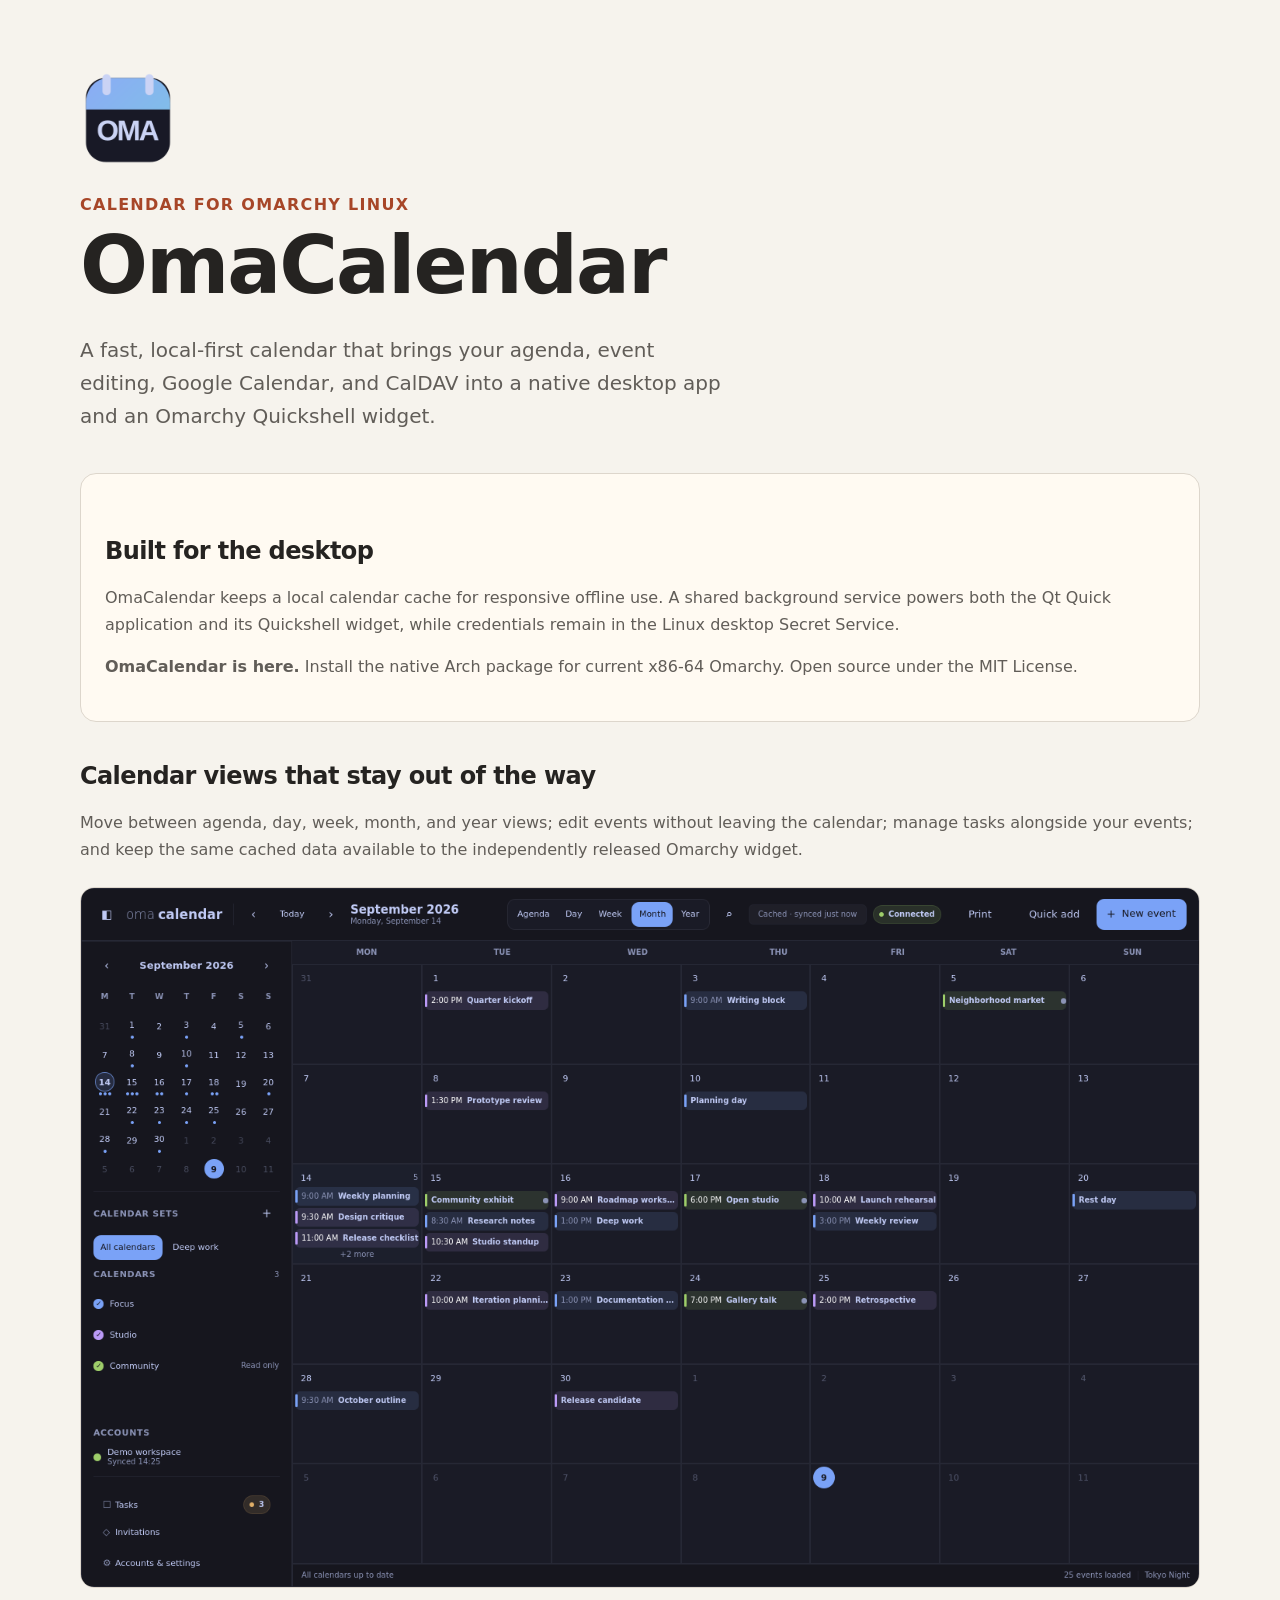
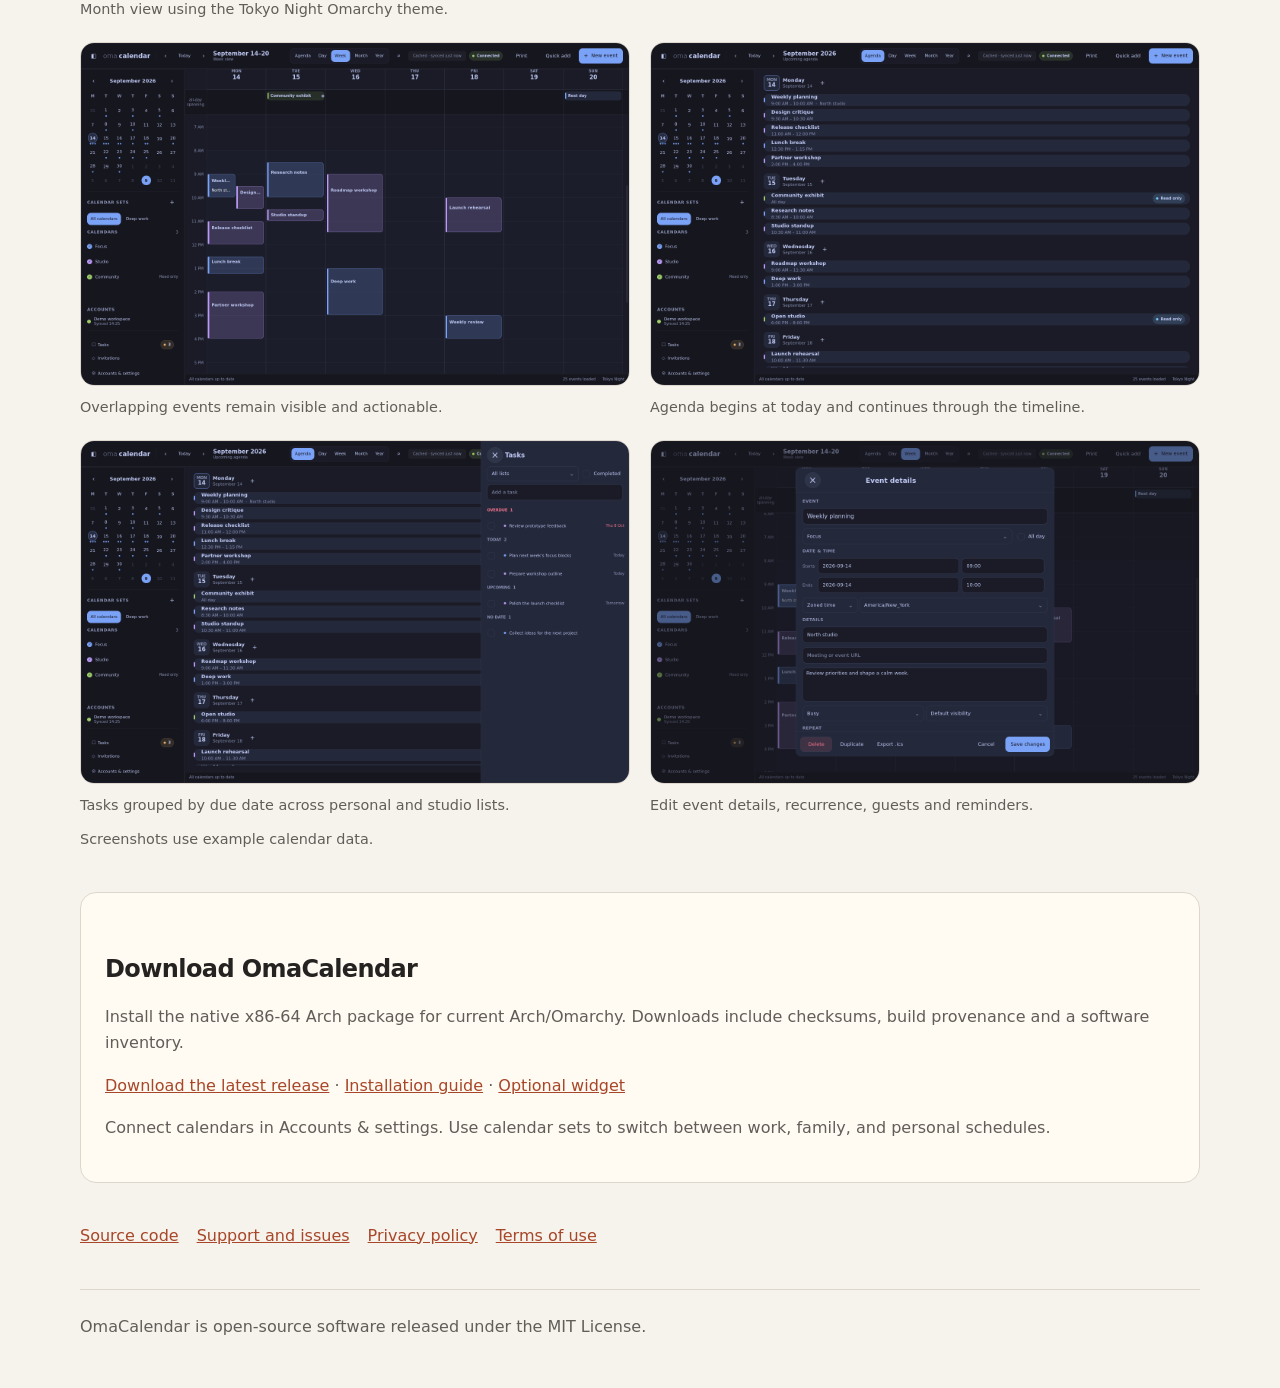
<file: site/index.html>
<!doctype html>
<html lang="en">
<head>
  <meta charset="utf-8">
  <meta name="viewport" content="width=device-width, initial-scale=1">
  <meta name="description" content="OmaCalendar is a local-first calendar application for Omarchy Linux.">
  <meta name="google-site-verification" content="qCLcZHFAv_Xc9Yug2nHbl6UhmMVBshAtDlts4H59Pkk">
  <title>OmaCalendar</title>
  <link rel="icon" type="image/png" href="assets/omacalendar-oauth-logo-120.png">
  <link rel="stylesheet" href="styles.css">
</head>
<body>
  <main>
    <img class="brand-logo" src="assets/omacalendar-oauth-logo-120.png" alt="OmaCalendar logo">
    <div class="eyebrow">Calendar for Omarchy Linux</div>
    <h1>OmaCalendar</h1>
    <p class="lede">A fast, local-first calendar that brings your agenda, event editing, Google Calendar, and CalDAV into a native desktop app and an Omarchy Quickshell widget.</p>

    <section class="card">
      <h2>Built for the desktop</h2>
      <p>OmaCalendar keeps a local calendar cache for responsive offline use. A shared background service powers both the Qt Quick application and its Quickshell widget, while credentials remain in the Linux desktop Secret Service.</p>
      <p><strong>OmaCalendar is here.</strong> Install the native Arch package for current x86-64 Omarchy. Open source under the MIT License.</p>
    </section>

    <section aria-labelledby="screenshots-heading">
      <h2 id="screenshots-heading">Calendar views that stay out of the way</h2>
      <p>Move between agenda, day, week, month, and year views; edit events without leaving the calendar; manage tasks alongside your events; and keep the same cached data available to the independently released Omarchy widget.</p>
      <figure class="hero-shot">
        <img src="screenshots/desktop-month.png" alt="OmaCalendar month view showing synthetic events across three calendars">
        <figcaption>Month view using the Tokyo Night Omarchy theme.</figcaption>
      </figure>
      <div class="shot-grid">
        <figure>
          <img src="screenshots/desktop-week.png" alt="OmaCalendar week view showing overlapping synthetic events">
          <figcaption>Overlapping events remain visible and actionable.</figcaption>
        </figure>
        <figure>
          <img src="screenshots/desktop-agenda.png" alt="OmaCalendar scrolling agenda showing synthetic events">
          <figcaption>Agenda begins at today and continues through the timeline.</figcaption>
        </figure>
        <figure>
          <img src="screenshots/desktop-tasks.png" alt="OmaCalendar Tasks panel showing synthetic overdue, today, upcoming and undated tasks">
          <figcaption>Tasks grouped by due date across personal and studio lists.</figcaption>
        </figure>
        <figure>
          <img src="screenshots/event-editor.png" alt="OmaCalendar event editor showing a synthetic weekly planning event">
          <figcaption>Edit event details, recurrence, guests and reminders.</figcaption>
        </figure>
      </div>
      <p class="capture-note">Screenshots use example calendar data.</p>
    </section>

    <section class="card">
      <h2>Download OmaCalendar</h2>
      <p>Install the native x86-64 Arch package for current Arch/Omarchy. Downloads include checksums, build provenance and a software inventory.</p>
      <p><a href="https://github.com/brdweb/omacalendar/releases/latest">Download the latest release</a> · <a href="https://github.com/brdweb/omacalendar/blob/main/docs/INSTALL.md">Installation guide</a> · <a href="https://github.com/brdweb/omacalendar-widget/releases/latest">Optional widget</a></p>
      <p>Connect calendars in Accounts &amp; settings. Use calendar sets to switch between work, family, and personal schedules.</p>
    </section>

    <nav aria-label="Project links">
      <a href="https://github.com/brdweb/omacalendar">Source code</a>
      <a href="https://github.com/brdweb/omacalendar/issues">Support and issues</a>
      <a href="privacy.html">Privacy policy</a>
      <a href="terms.html">Terms of use</a>
    </nav>
  </main>
  <footer>OmaCalendar is open-source software released under the MIT License.</footer>
</body>
</html>
</file>
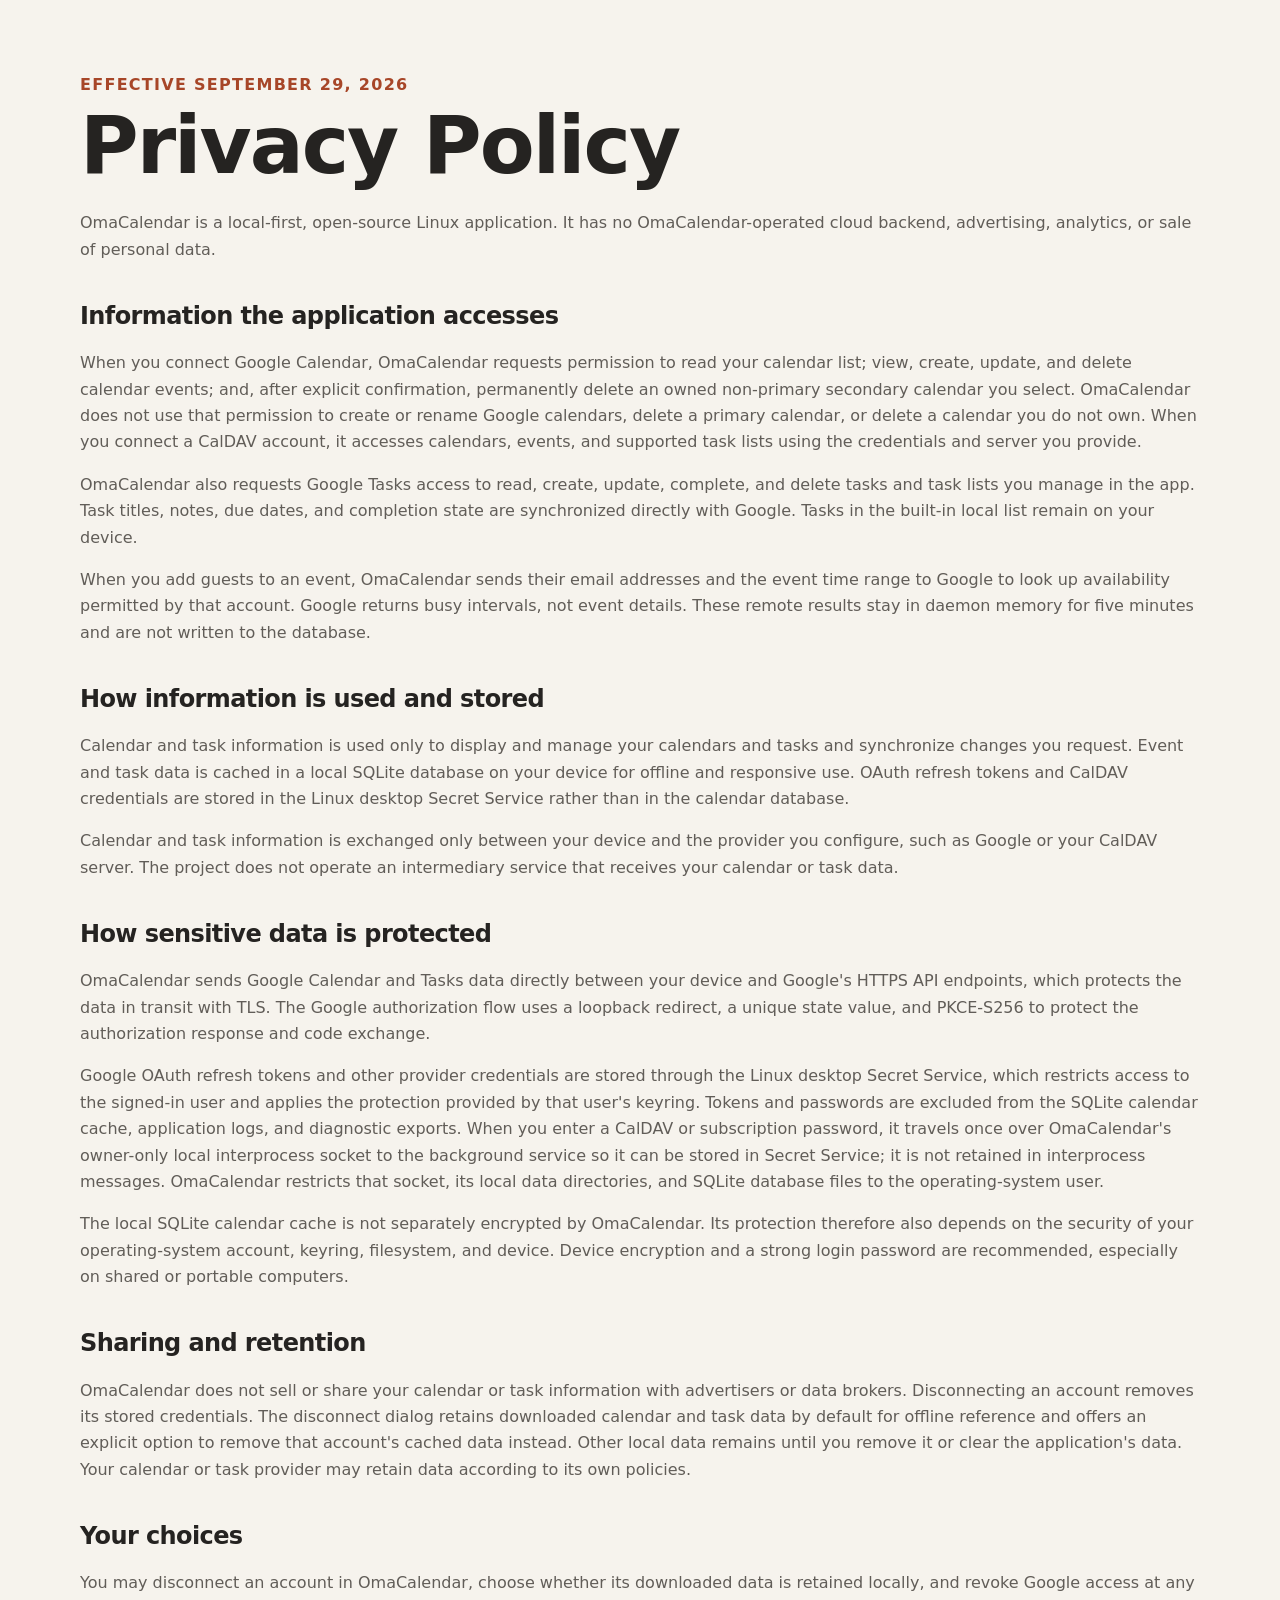
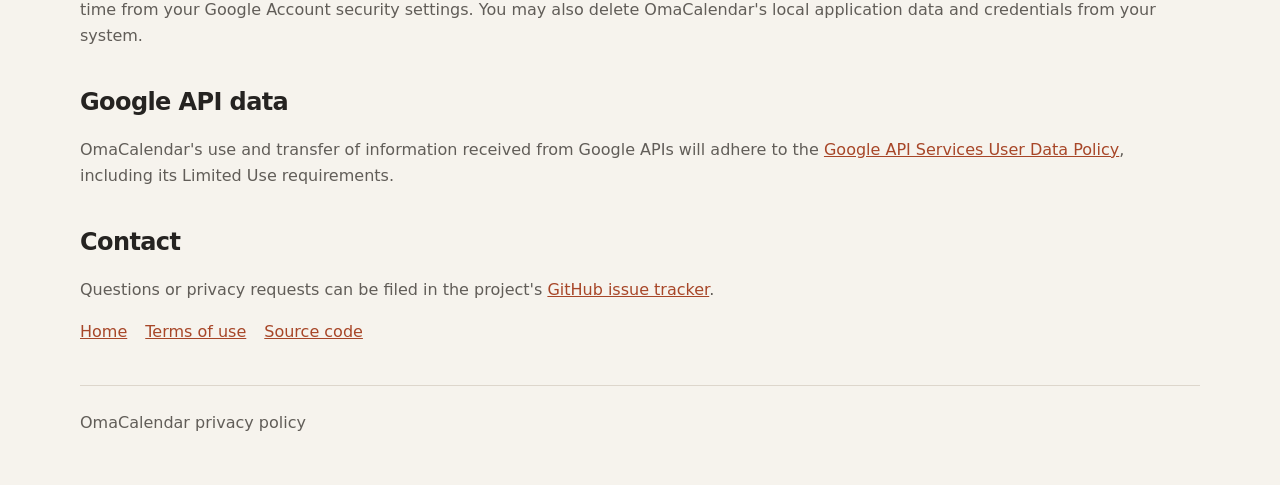
<file: site/privacy.html>
<!doctype html>
<html lang="en">
<head>
  <meta charset="utf-8">
  <meta name="viewport" content="width=device-width, initial-scale=1">
  <title>Privacy Policy · OmaCalendar</title>
  <link rel="stylesheet" href="styles.css">
</head>
<body>
  <main>
    <div class="eyebrow">Effective September 29, 2026</div>
    <h1>Privacy Policy</h1>
    <p>OmaCalendar is a local-first, open-source Linux application. It has no OmaCalendar-operated cloud backend, advertising, analytics, or sale of personal data.</p>

    <h2>Information the application accesses</h2>
    <p>When you connect Google Calendar, OmaCalendar requests permission to read your calendar list; view, create, update, and delete calendar events; and, after explicit confirmation, permanently delete an owned non-primary secondary calendar you select. OmaCalendar does not use that permission to create or rename Google calendars, delete a primary calendar, or delete a calendar you do not own. When you connect a CalDAV account, it accesses calendars, events, and supported task lists using the credentials and server you provide.</p>

    <p>OmaCalendar also requests Google Tasks access to read, create, update, complete, and delete tasks and task lists you manage in the app. Task titles, notes, due dates, and completion state are synchronized directly with Google. Tasks in the built-in local list remain on your device.</p>
    <p>When you add guests to an event, OmaCalendar sends their email addresses and the event time range to Google to look up availability permitted by that account. Google returns busy intervals, not event details. These remote results stay in daemon memory for five minutes and are not written to the database.</p>

    <h2>How information is used and stored</h2>
    <p>Calendar and task information is used only to display and manage your calendars and tasks and synchronize changes you request. Event and task data is cached in a local SQLite database on your device for offline and responsive use. OAuth refresh tokens and CalDAV credentials are stored in the Linux desktop Secret Service rather than in the calendar database.</p>
    <p>Calendar and task information is exchanged only between your device and the provider you configure, such as Google or your CalDAV server. The project does not operate an intermediary service that receives your calendar or task data.</p>

    <h2>How sensitive data is protected</h2>
    <p>OmaCalendar sends Google Calendar and Tasks data directly between your device and Google's HTTPS API endpoints, which protects the data in transit with TLS. The Google authorization flow uses a loopback redirect, a unique state value, and PKCE-S256 to protect the authorization response and code exchange.</p>
    <p>Google OAuth refresh tokens and other provider credentials are stored through the Linux desktop Secret Service, which restricts access to the signed-in user and applies the protection provided by that user's keyring. Tokens and passwords are excluded from the SQLite calendar cache, application logs, and diagnostic exports. When you enter a CalDAV or subscription password, it travels once over OmaCalendar's owner-only local interprocess socket to the background service so it can be stored in Secret Service; it is not retained in interprocess messages. OmaCalendar restricts that socket, its local data directories, and SQLite database files to the operating-system user.</p>
    <p>The local SQLite calendar cache is not separately encrypted by OmaCalendar. Its protection therefore also depends on the security of your operating-system account, keyring, filesystem, and device. Device encryption and a strong login password are recommended, especially on shared or portable computers.</p>

    <h2>Sharing and retention</h2>
    <p>OmaCalendar does not sell or share your calendar or task information with advertisers or data brokers. Disconnecting an account removes its stored credentials. The disconnect dialog retains downloaded calendar and task data by default for offline reference and offers an explicit option to remove that account's cached data instead. Other local data remains until you remove it or clear the application's data. Your calendar or task provider may retain data according to its own policies.</p>

    <h2>Your choices</h2>
    <p>You may disconnect an account in OmaCalendar, choose whether its downloaded data is retained locally, and revoke Google access at any time from your Google Account security settings. You may also delete OmaCalendar's local application data and credentials from your system.</p>

    <h2>Google API data</h2>
    <p>OmaCalendar's use and transfer of information received from Google APIs will adhere to the <a href="https://developers.google.com/terms/api-services-user-data-policy">Google API Services User Data Policy</a>, including its Limited Use requirements.</p>

    <h2>Contact</h2>
    <p>Questions or privacy requests can be filed in the project's <a href="https://github.com/brdweb/omacalendar/issues">GitHub issue tracker</a>.</p>

    <nav aria-label="Project links"><a href="index.html">Home</a><a href="terms.html">Terms of use</a><a href="https://github.com/brdweb/omacalendar">Source code</a></nav>
  </main>
  <footer>OmaCalendar privacy policy</footer>
</body>
</html>
</file>
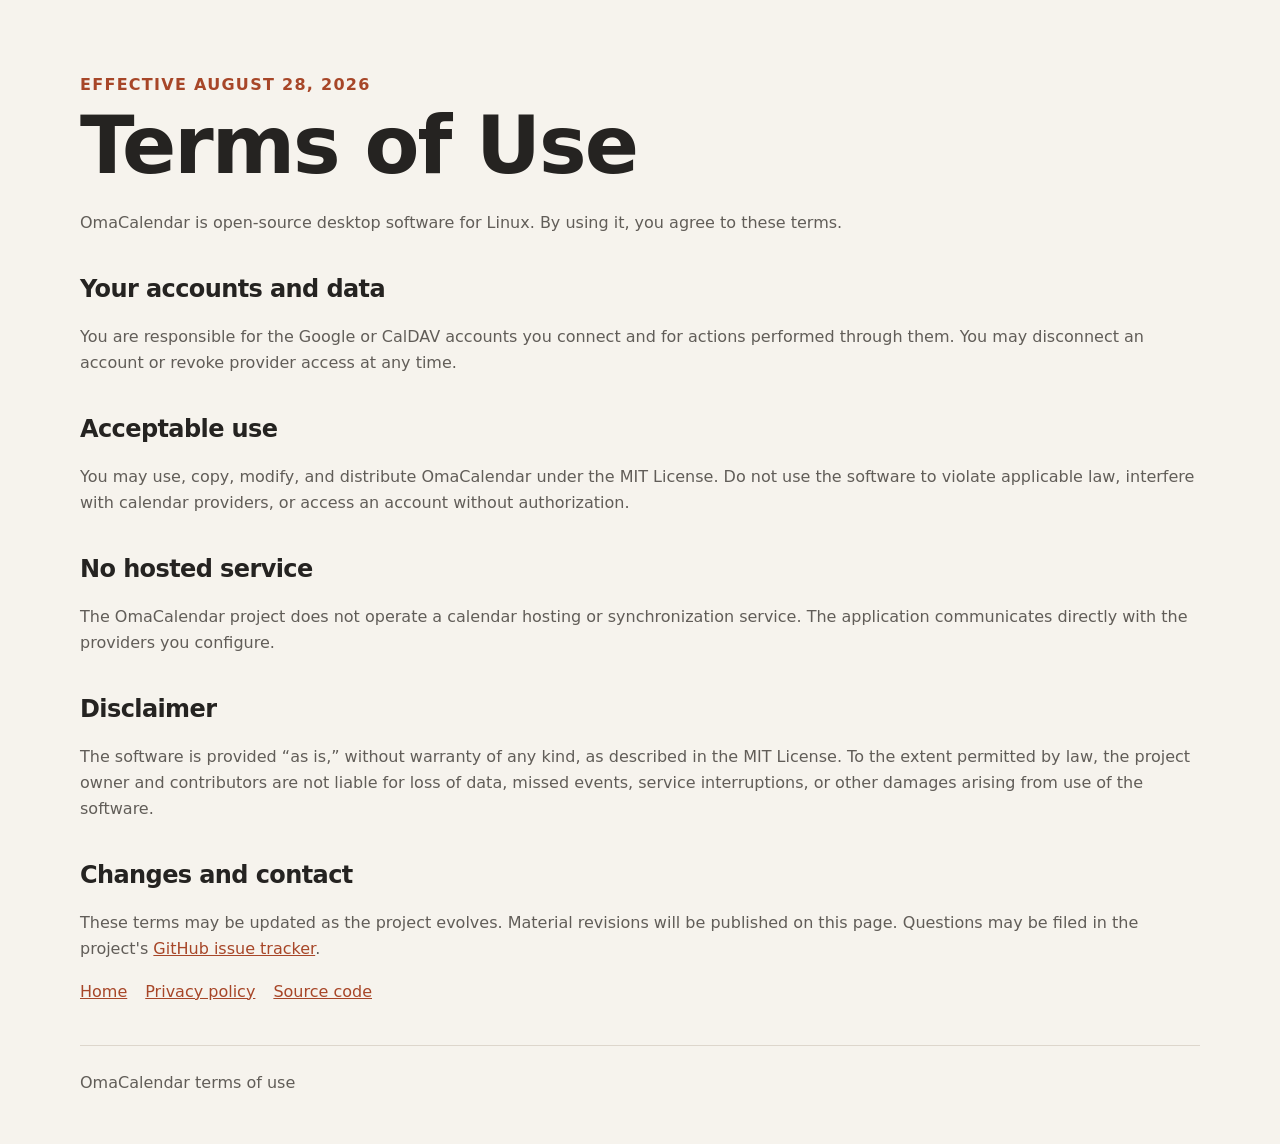
<file: site/terms.html>
<!doctype html>
<html lang="en">
<head>
  <meta charset="utf-8">
  <meta name="viewport" content="width=device-width, initial-scale=1">
  <title>Terms of Use · OmaCalendar</title>
  <link rel="stylesheet" href="styles.css">
</head>
<body>
  <main>
    <div class="eyebrow">Effective August 28, 2026</div>
    <h1>Terms of Use</h1>
    <p>OmaCalendar is open-source desktop software for Linux. By using it, you agree to these terms.</p>

    <h2>Your accounts and data</h2>
    <p>You are responsible for the Google or CalDAV accounts you connect and for actions performed through them. You may disconnect an account or revoke provider access at any time.</p>

    <h2>Acceptable use</h2>
    <p>You may use, copy, modify, and distribute OmaCalendar under the MIT License. Do not use the software to violate applicable law, interfere with calendar providers, or access an account without authorization.</p>

    <h2>No hosted service</h2>
    <p>The OmaCalendar project does not operate a calendar hosting or synchronization service. The application communicates directly with the providers you configure.</p>

    <h2>Disclaimer</h2>
    <p>The software is provided “as is,” without warranty of any kind, as described in the MIT License. To the extent permitted by law, the project owner and contributors are not liable for loss of data, missed events, service interruptions, or other damages arising from use of the software.</p>

    <h2>Changes and contact</h2>
    <p>These terms may be updated as the project evolves. Material revisions will be published on this page. Questions may be filed in the project's <a href="https://github.com/brdweb/omacalendar/issues">GitHub issue tracker</a>.</p>

    <nav aria-label="Project links"><a href="index.html">Home</a><a href="privacy.html">Privacy policy</a><a href="https://github.com/brdweb/omacalendar">Source code</a></nav>
  </main>
  <footer>OmaCalendar terms of use</footer>
</body>
</html>
</file>
<file: site/styles.css>
:root {
  color-scheme: light dark;
  --bg: #111315;
  --panel: #191c1f;
  --text: #f2f1ed;
  --muted: #aaa9a3;
  --accent: #e88f67;
  --line: #303438;
}

* { box-sizing: border-box; }

body {
  margin: 0;
  background: var(--bg);
  color: var(--text);
  font: 16px/1.65 system-ui, -apple-system, BlinkMacSystemFont, "Segoe UI", sans-serif;
}

main, footer {
  width: min(1120px, calc(100% - 40px));
  margin-inline: auto;
}

main { padding: 72px 0 40px; }
footer { padding: 24px 0 48px; border-top: 1px solid var(--line); color: var(--muted); }

h1, h2 { line-height: 1.2; letter-spacing: -0.025em; }
h1 { font-size: clamp(2.7rem, 9vw, 5rem); margin: 0 0 16px; }
h2 { margin-top: 2.4rem; }
p, li { color: var(--muted); }
.lede { font-size: 1.25rem; max-width: 650px; }
.brand-logo { display: block; width: 96px; height: 96px; margin-bottom: 24px; }
.eyebrow { color: var(--accent); font-weight: 700; letter-spacing: .08em; text-transform: uppercase; }
.card { margin: 40px 0; padding: 24px; background: var(--panel); border: 1px solid var(--line); border-radius: 16px; }
a { color: var(--accent); }
nav { display: flex; flex-wrap: wrap; gap: 18px; }
code { color: var(--text); }
figure { margin: 0; }
figure img {
  display: block;
  width: 100%;
  height: auto;
  border: 1px solid var(--line);
  border-radius: 14px;
}
figcaption, .capture-note {
  margin-top: 10px;
  color: var(--muted);
  font-size: .9rem;
}
.hero-shot { margin-top: 24px; }
.shot-grid {
  display: grid;
  grid-template-columns: repeat(2, minmax(0, 1fr));
  gap: 20px;
  margin-top: 20px;
}

@media (max-width: 760px) {
  .shot-grid { grid-template-columns: 1fr; }
  main { padding-top: 44px; }
}

@media (prefers-color-scheme: light) {
  :root { --bg: #f6f3ed; --panel: #fffaf2; --text: #252321; --muted: #615d58; --line: #ddd6cc; --accent: #a74628; }
}
</file>
